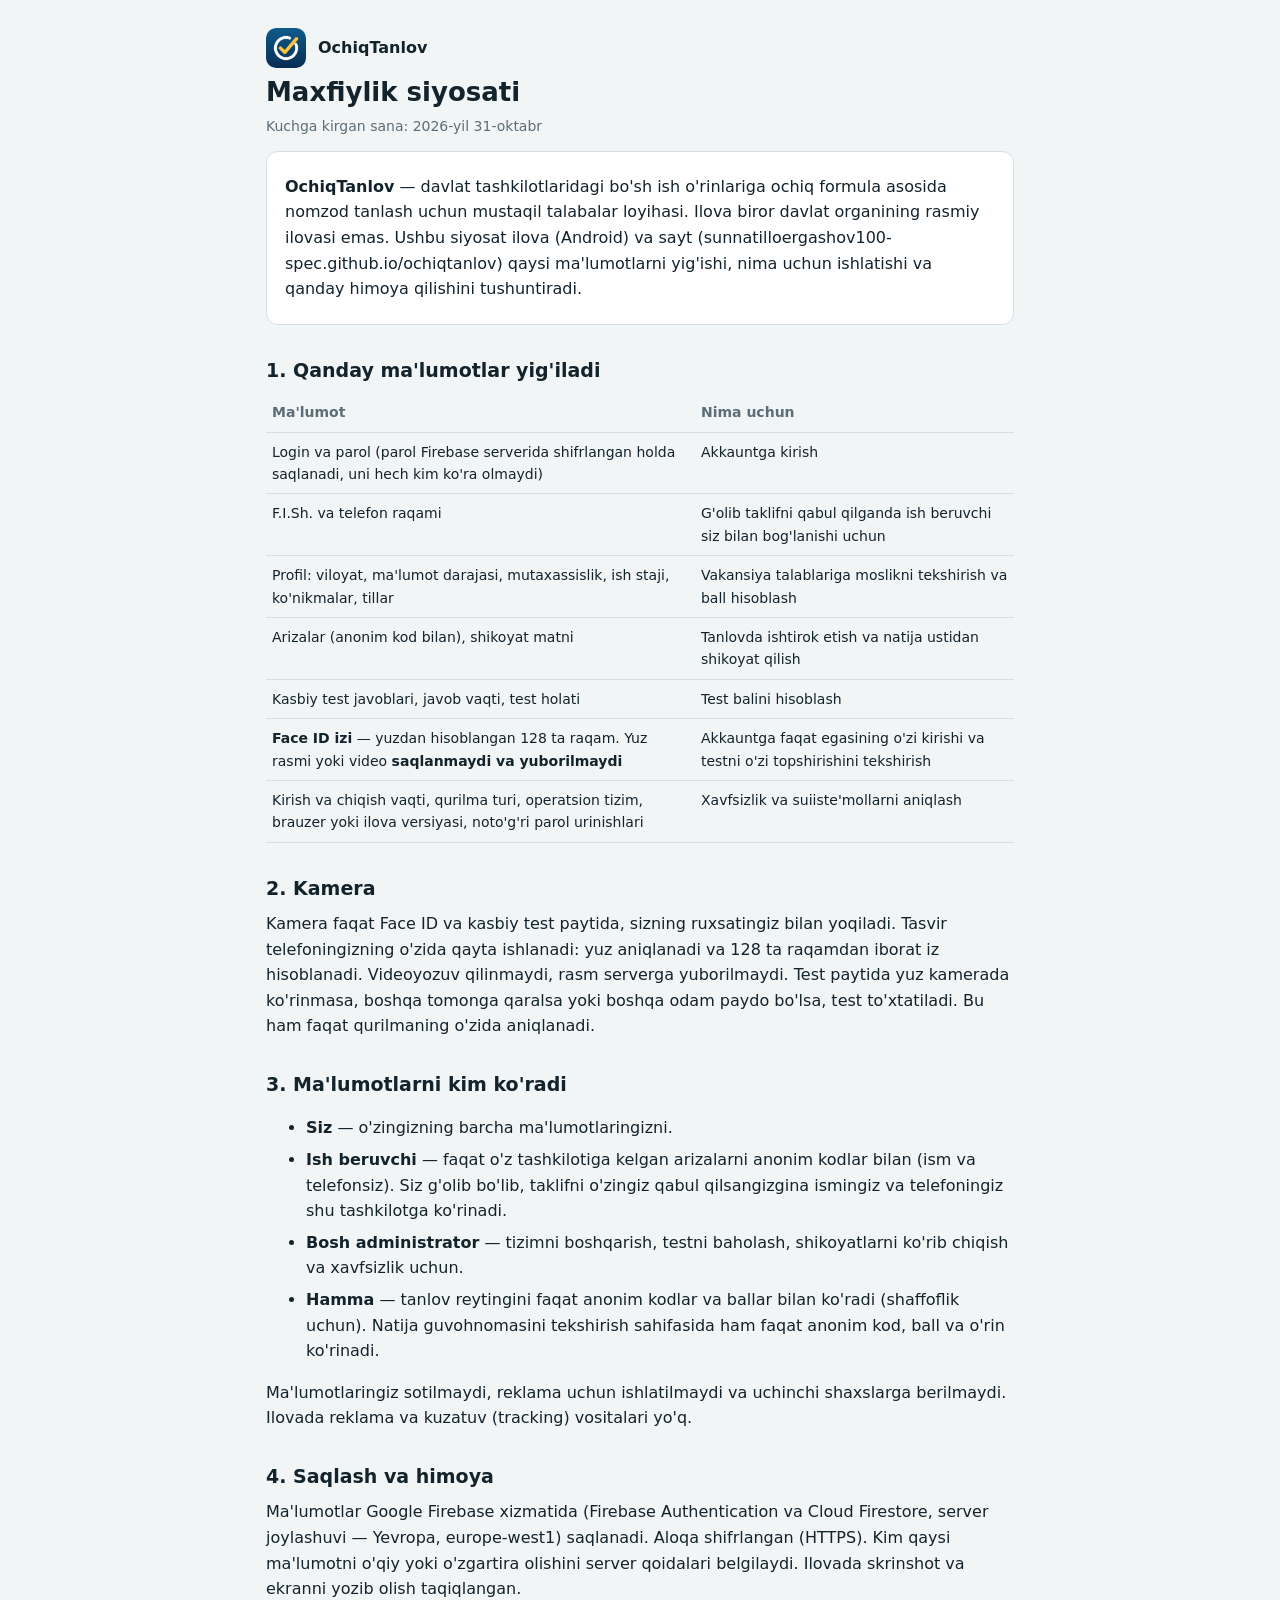
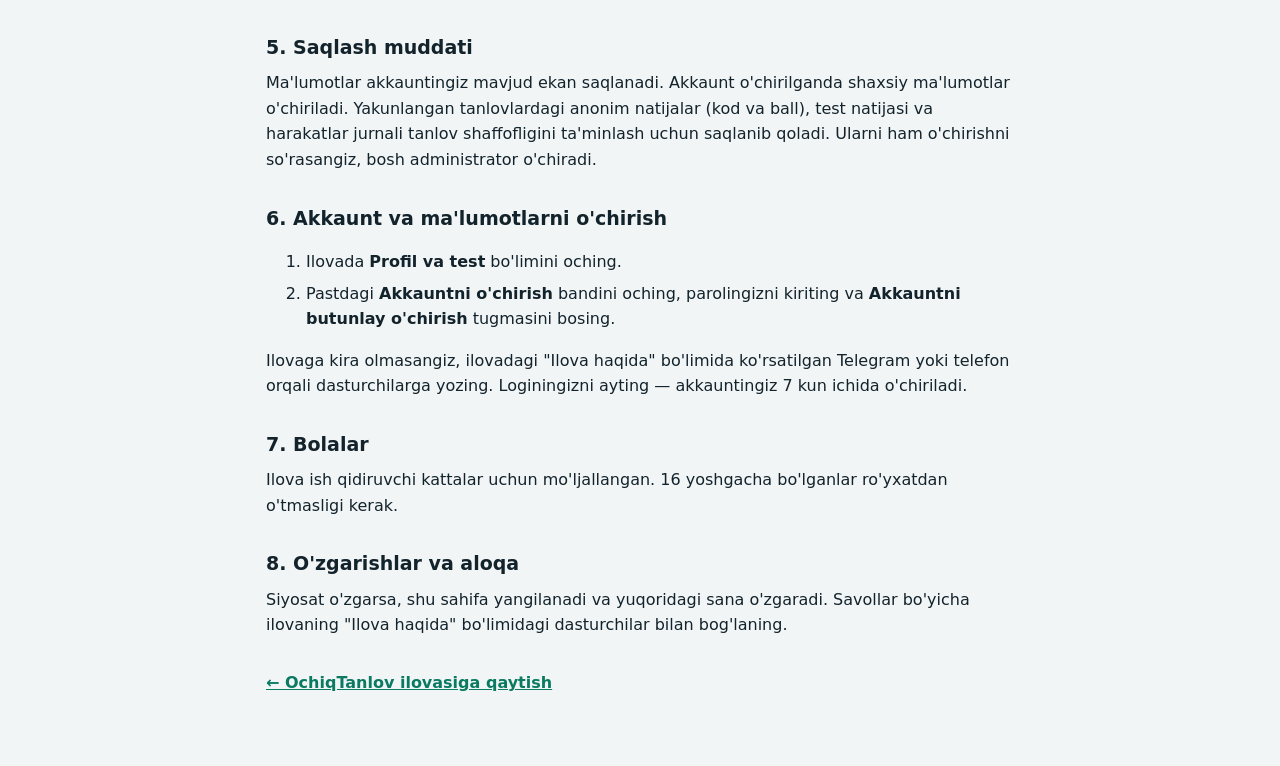
<file: maxfiylik.html>
<!doctype html>
<html lang="uz">
<head>
<meta charset="utf-8">
<meta name="viewport" content="width=device-width,initial-scale=1">
<title>OchiqTanlov — Maxfiylik siyosati</title>
<link rel="icon" type="image/png" href="logo.png">
<style>
:root{--paper:#F2F5F6;--card:#fff;--ink:#13232C;--muted:#5B6D77;--line:#D6DFE3;--accent:#0B7A62}
@media (prefers-color-scheme:dark){:root:not([data-theme="light"]){--paper:#0F171B;--card:#16232A;--ink:#E6EEF1;--muted:#93A6AF;--line:#28383F;--accent:#3FC7A3}}
:root[data-theme="dark"]{--paper:#0F171B;--card:#16232A;--ink:#E6EEF1;--muted:#93A6AF;--line:#28383F;--accent:#3FC7A3}
*{box-sizing:border-box}
body{margin:0;background:var(--paper);color:var(--ink);font:16px/1.6 system-ui,-apple-system,"Segoe UI",sans-serif}
main{max-width:780px;margin:0 auto;padding:28px 16px 64px}
header{display:flex;gap:12px;align-items:center;margin-bottom:8px}
header img{border-radius:10px}
h1{font-size:26px;margin:6px 0 4px;line-height:1.25}
h2{font-size:19px;margin:30px 0 8px}
p,li{margin:6px 0}
.muted{color:var(--muted);font-size:14px}
.card{background:var(--card);border:1px solid var(--line);border-radius:12px;padding:16px 18px;margin-top:14px}
table{width:100%;border-collapse:collapse;font-size:14px}
th,td{text-align:left;vertical-align:top;padding:8px 6px;border-bottom:1px solid var(--line)}
th{color:var(--muted);font-weight:600}
.tw{overflow-x:auto}
a{color:var(--accent);font-weight:600}
</style>
</head>
<body>
<main>
  <header><img src="logo.png" alt="" width="40" height="40"><b>OchiqTanlov</b></header>
  <h1>Maxfiylik siyosati</h1>
  <p class="muted">Kuchga kirgan sana: 2026-yil 31-oktabr</p>

  <div class="card">
    <p><b>OchiqTanlov</b> — davlat tashkilotlaridagi bo'sh ish o'rinlariga ochiq formula asosida nomzod tanlash uchun mustaqil talabalar loyihasi. Ilova biror davlat organining rasmiy ilovasi emas. Ushbu siyosat ilova (Android) va sayt (sunnatilloergashov100-spec.github.io/ochiqtanlov) qaysi ma'lumotlarni yig'ishi, nima uchun ishlatishi va qanday himoya qilishini tushuntiradi.</p>
  </div>

  <h2>1. Qanday ma'lumotlar yig'iladi</h2>
  <div class="tw"><table>
    <thead><tr><th>Ma'lumot</th><th>Nima uchun</th></tr></thead>
    <tbody>
      <tr><td>Login va parol (parol Firebase serverida shifrlangan holda saqlanadi, uni hech kim ko'ra olmaydi)</td><td>Akkauntga kirish</td></tr>
      <tr><td>F.I.Sh. va telefon raqami</td><td>G'olib taklifni qabul qilganda ish beruvchi siz bilan bog'lanishi uchun</td></tr>
      <tr><td>Profil: viloyat, ma'lumot darajasi, mutaxassislik, ish staji, ko'nikmalar, tillar</td><td>Vakansiya talablariga moslikni tekshirish va ball hisoblash</td></tr>
      <tr><td>Arizalar (anonim kod bilan), shikoyat matni</td><td>Tanlovda ishtirok etish va natija ustidan shikoyat qilish</td></tr>
      <tr><td>Kasbiy test javoblari, javob vaqti, test holati</td><td>Test balini hisoblash</td></tr>
      <tr><td><b>Face ID izi</b> — yuzdan hisoblangan 128 ta raqam. Yuz rasmi yoki video <b>saqlanmaydi va yuborilmaydi</b></td><td>Akkauntga faqat egasining o'zi kirishi va testni o'zi topshirishini tekshirish</td></tr>
      <tr><td>Kirish va chiqish vaqti, qurilma turi, operatsion tizim, brauzer yoki ilova versiyasi, noto'g'ri parol urinishlari</td><td>Xavfsizlik va suiiste'mollarni aniqlash</td></tr>
    </tbody>
  </table></div>

  <h2>2. Kamera</h2>
  <p>Kamera faqat Face ID va kasbiy test paytida, sizning ruxsatingiz bilan yoqiladi. Tasvir telefoningizning o'zida qayta ishlanadi: yuz aniqlanadi va 128 ta raqamdan iborat iz hisoblanadi. Videoyozuv qilinmaydi, rasm serverga yuborilmaydi. Test paytida yuz kamerada ko'rinmasa, boshqa tomonga qaralsa yoki boshqa odam paydo bo'lsa, test to'xtatiladi. Bu ham faqat qurilmaning o'zida aniqlanadi.</p>

  <h2>3. Ma'lumotlarni kim ko'radi</h2>
  <ul>
    <li><b>Siz</b> — o'zingizning barcha ma'lumotlaringizni.</li>
    <li><b>Ish beruvchi</b> — faqat o'z tashkilotiga kelgan arizalarni anonim kodlar bilan (ism va telefonsiz). Siz g'olib bo'lib, taklifni o'zingiz qabul qilsangizgina ismingiz va telefoningiz shu tashkilotga ko'rinadi.</li>
    <li><b>Bosh administrator</b> — tizimni boshqarish, testni baholash, shikoyatlarni ko'rib chiqish va xavfsizlik uchun.</li>
    <li><b>Hamma</b> — tanlov reytingini faqat anonim kodlar va ballar bilan ko'radi (shaffoflik uchun). Natija guvohnomasini tekshirish sahifasida ham faqat anonim kod, ball va o'rin ko'rinadi.</li>
  </ul>
  <p>Ma'lumotlaringiz sotilmaydi, reklama uchun ishlatilmaydi va uchinchi shaxslarga berilmaydi. Ilovada reklama va kuzatuv (tracking) vositalari yo'q.</p>

  <h2>4. Saqlash va himoya</h2>
  <p>Ma'lumotlar Google Firebase xizmatida (Firebase Authentication va Cloud Firestore, server joylashuvi — Yevropa, europe-west1) saqlanadi. Aloqa shifrlangan (HTTPS). Kim qaysi ma'lumotni o'qiy yoki o'zgartira olishini server qoidalari belgilaydi. Ilovada skrinshot va ekranni yozib olish taqiqlangan.</p>

  <h2>5. Saqlash muddati</h2>
  <p>Ma'lumotlar akkauntingiz mavjud ekan saqlanadi. Akkaunt o'chirilganda shaxsiy ma'lumotlar o'chiriladi. Yakunlangan tanlovlardagi anonim natijalar (kod va ball), test natijasi va harakatlar jurnali tanlov shaffofligini ta'minlash uchun saqlanib qoladi. Ularni ham o'chirishni so'rasangiz, bosh administrator o'chiradi.</p>

  <h2 id="ochirish">6. Akkaunt va ma'lumotlarni o'chirish</h2>
  <ol>
    <li>Ilovada <b>Profil va test</b> bo'limini oching.</li>
    <li>Pastdagi <b>Akkauntni o'chirish</b> bandini oching, parolingizni kiriting va <b>Akkauntni butunlay o'chirish</b> tugmasini bosing.</li>
  </ol>
  <p>Ilovaga kira olmasangiz, ilovadagi "Ilova haqida" bo'limida ko'rsatilgan Telegram yoki telefon orqali dasturchilarga yozing. Loginingizni ayting — akkauntingiz 7 kun ichida o'chiriladi.</p>

  <h2>7. Bolalar</h2>
  <p>Ilova ish qidiruvchi kattalar uchun mo'ljallangan. 16 yoshgacha bo'lganlar ro'yxatdan o'tmasligi kerak.</p>

  <h2>8. O'zgarishlar va aloqa</h2>
  <p>Siyosat o'zgarsa, shu sahifa yangilanadi va yuqoridagi sana o'zgaradi. Savollar bo'yicha ilovaning "Ilova haqida" bo'limidagi dasturchilar bilan bog'laning.</p>

  <p style="margin-top:32px"><a href="./">← OchiqTanlov ilovasiga qaytish</a></p>
</main>
</body>
</html>
</file>
